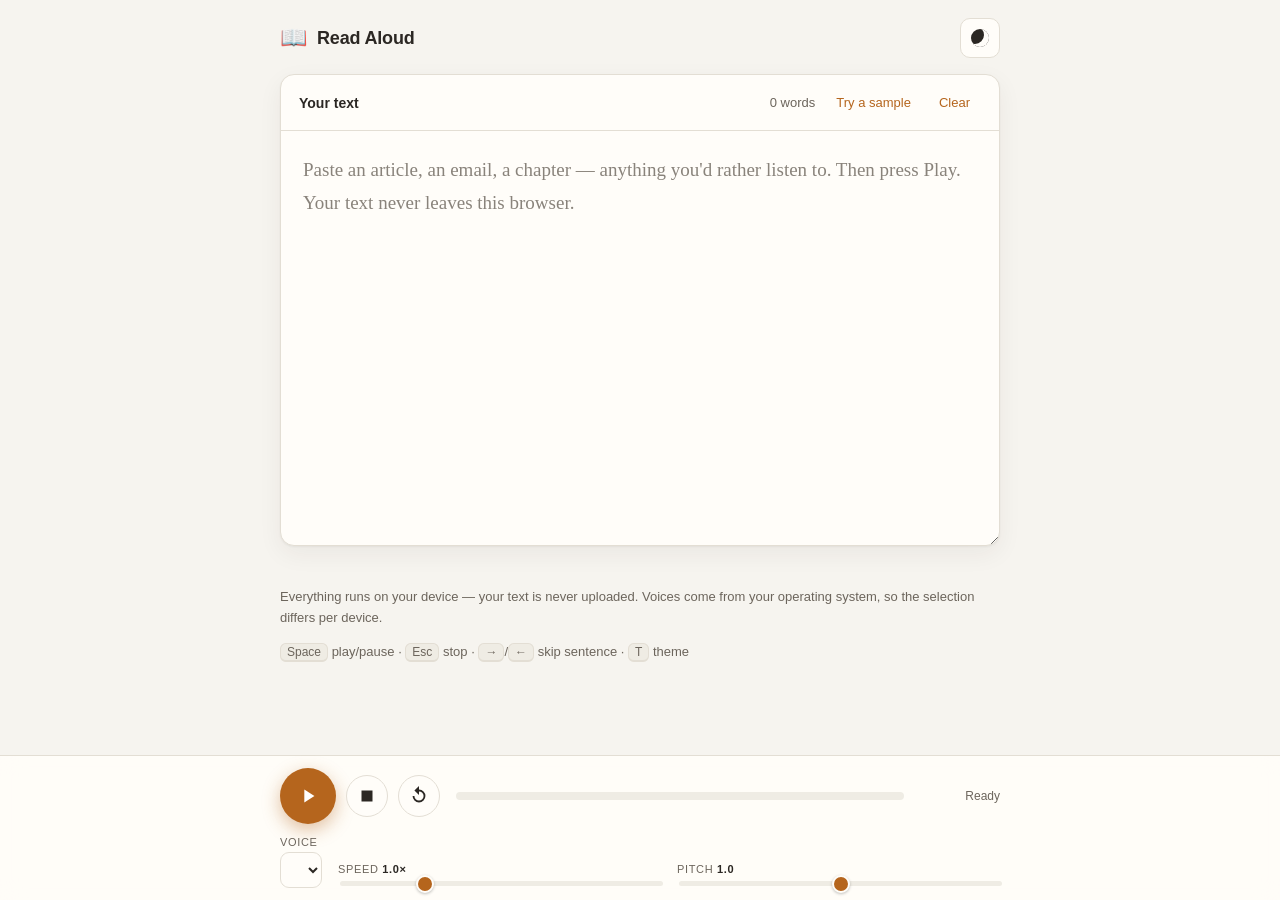
<file: read-aloud/index.html>
<!doctype html>
<html lang="en" data-theme="day">
<head>
<meta charset="utf-8">
<meta name="viewport" content="width=device-width, initial-scale=1, viewport-fit=cover">
<title>Read Aloud — paste text, press play, listen</title>
<meta name="description" content="A free, private read-aloud tool. Paste any text and have it read to you with natural voices, adjustable speed, and word-by-word highlighting. Nothing leaves your browser.">
<link rel="canonical" href="https://readaloud.app/">
<meta property="og:title" content="Read Aloud — paste text, press play, listen">
<meta property="og:description" content="A free, private read-aloud tool. Paste any text and listen — natural voices, adjustable speed, word highlighting. Nothing leaves your browser.">
<meta property="og:url" content="https://readaloud.app/">
<meta property="og:type" content="website">
<meta property="og:image" content="https://readaloud.app/og.jpg">
<meta property="og:image:width" content="1200">
<meta property="og:image:height" content="630">
<meta name="twitter:card" content="summary_large_image">
<meta name="twitter:title" content="Read Aloud — paste text, press play, listen">
<meta name="twitter:description" content="A free, private read-aloud tool. Natural voices, adjustable speed, word highlighting. Nothing leaves your browser.">
<meta name="twitter:image" content="https://readaloud.app/og.jpg">
<meta name="theme-color" content="#f6f4ef">
<link rel="icon" href="data:image/svg+xml,%3Csvg xmlns='http://www.w3.org/2000/svg' viewBox='0 0 100 100'%3E%3Ctext y='.9em' font-size='90'%3E📖%3C/text%3E%3C/svg%3E">
<script type="application/ld+json">
{
  "@context": "https://schema.org",
  "@type": "WebApplication",
  "name": "Read Aloud",
  "url": "https://readaloud.app/",
  "description": "A free, private web app that reads any text aloud using your browser's built-in voices. Paste text, choose a voice, adjust the speed, and follow along with word-by-word highlighting. Everything runs locally — no text is ever uploaded.",
  "applicationCategory": "UtilitiesApplication",
  "operatingSystem": "Any",
  "browserRequirements": "Requires JavaScript and a browser with the Web Speech API",
  "offers": { "@type": "Offer", "price": "0", "priceCurrency": "USD" },
  "featureList": "Text-to-speech for any pasted text, natural system voices, adjustable speed and pitch, word-by-word highlighting, click-to-start-from-any-word, pause and resume, sentence skip, sleep-safe local-only processing, light and dark themes, keyboard shortcuts, settings remembered between visits"
}
</script>
<link rel="stylesheet" href="style.css">
</head>
<body>
<a class="skip-link" href="#editor">Skip to text</a>

<header class="topbar">
  <div class="brand">
    <span class="brand-mark" aria-hidden="true">📖</span>
    <span class="brand-name">Read Aloud</span>
  </div>
  <div class="topbar-actions">
    <button id="theme-btn" class="icon-btn" type="button" aria-label="Toggle light and dark theme" title="Theme (T)">
      <span class="theme-icon"></span>
    </button>
  </div>
</header>

<main class="wrap">
  <!-- Unsupported-browser notice -->
  <div id="unsupported" class="notice" hidden>
    <strong>Your browser can’t speak yet.</strong>
    Read Aloud needs the Web Speech API. Try the latest Chrome, Edge, or Safari.
  </div>

  <section class="editor-card">
    <div class="editor-head">
      <label for="editor" class="editor-label">Your text</label>
      <div class="editor-meta">
        <span id="counts" aria-live="polite">0 words</span>
        <button id="sample-btn" class="ghost-btn" type="button">Try a sample</button>
        <button id="clear-btn" class="ghost-btn" type="button">Clear</button>
      </div>
    </div>

    <div class="editor-stack">
      <!-- Editable input -->
      <textarea id="editor" class="editor" spellcheck="true"
        placeholder="Paste an article, an email, a chapter — anything you'd rather listen to. Then press Play. Your text never leaves this browser."></textarea>

      <!-- Read-along overlay (shown while speaking) -->
      <div id="reader" class="reader" hidden aria-hidden="true"></div>
    </div>
  </section>
</main>

<!-- Sticky transport / controls -->
<div class="dock">
  <div class="dock-inner">
    <div class="transport">
      <button id="play-btn" class="play-btn" type="button" aria-label="Play" title="Play / Pause (Space)">
        <svg class="ico ico-play" viewBox="0 0 24 24" aria-hidden="true"><path d="M8 5v14l11-7z"/></svg>
        <svg class="ico ico-pause" viewBox="0 0 24 24" aria-hidden="true"><path d="M6 5h4v14H6zM14 5h4v14h-4z"/></svg>
      </button>
      <button id="stop-btn" class="round-btn" type="button" aria-label="Stop" title="Stop (Esc)">
        <svg class="ico" viewBox="0 0 24 24" aria-hidden="true"><path d="M6 6h12v12H6z"/></svg>
      </button>
      <button id="restart-btn" class="round-btn" type="button" aria-label="Restart from beginning" title="Restart (0)">
        <svg class="ico" viewBox="0 0 24 24" aria-hidden="true"><path d="M12 5V1L7 6l5 5V7a5 5 0 1 1-5 5H5a7 7 0 1 0 7-7z"/></svg>
      </button>
    </div>

    <div class="progress-wrap" title="Reading progress">
      <div id="progress" class="progress"><span id="progress-bar" class="progress-bar"></span></div>
      <span id="progress-label" class="progress-label">Ready</span>
    </div>

    <div class="dock-settings">
      <label class="field">
        <span class="field-label">Voice</span>
        <select id="voice" class="select"></select>
      </label>
      <label class="field field-slider">
        <span class="field-label">Speed <b id="rate-val">1.0×</b></span>
        <input id="rate" class="slider" type="range" min="0.5" max="2.5" step="0.1" value="1">
      </label>
      <label class="field field-slider">
        <span class="field-label">Pitch <b id="pitch-val">1.0</b></span>
        <input id="pitch" class="slider" type="range" min="0" max="2" step="0.1" value="1">
      </label>
    </div>
  </div>
</div>

<footer class="foot">
  <p class="foot-note">
    Everything runs on your device — your text is never uploaded.
    Voices come from your operating system, so the selection differs per device.
  </p>
  <p class="foot-keys">
    <kbd>Space</kbd> play/pause · <kbd>Esc</kbd> stop · <kbd>→</kbd>/<kbd>←</kbd> skip sentence · <kbd>T</kbd> theme
  </p>
</footer>

<script src="app.js"></script>
</body>
</html>
</file>
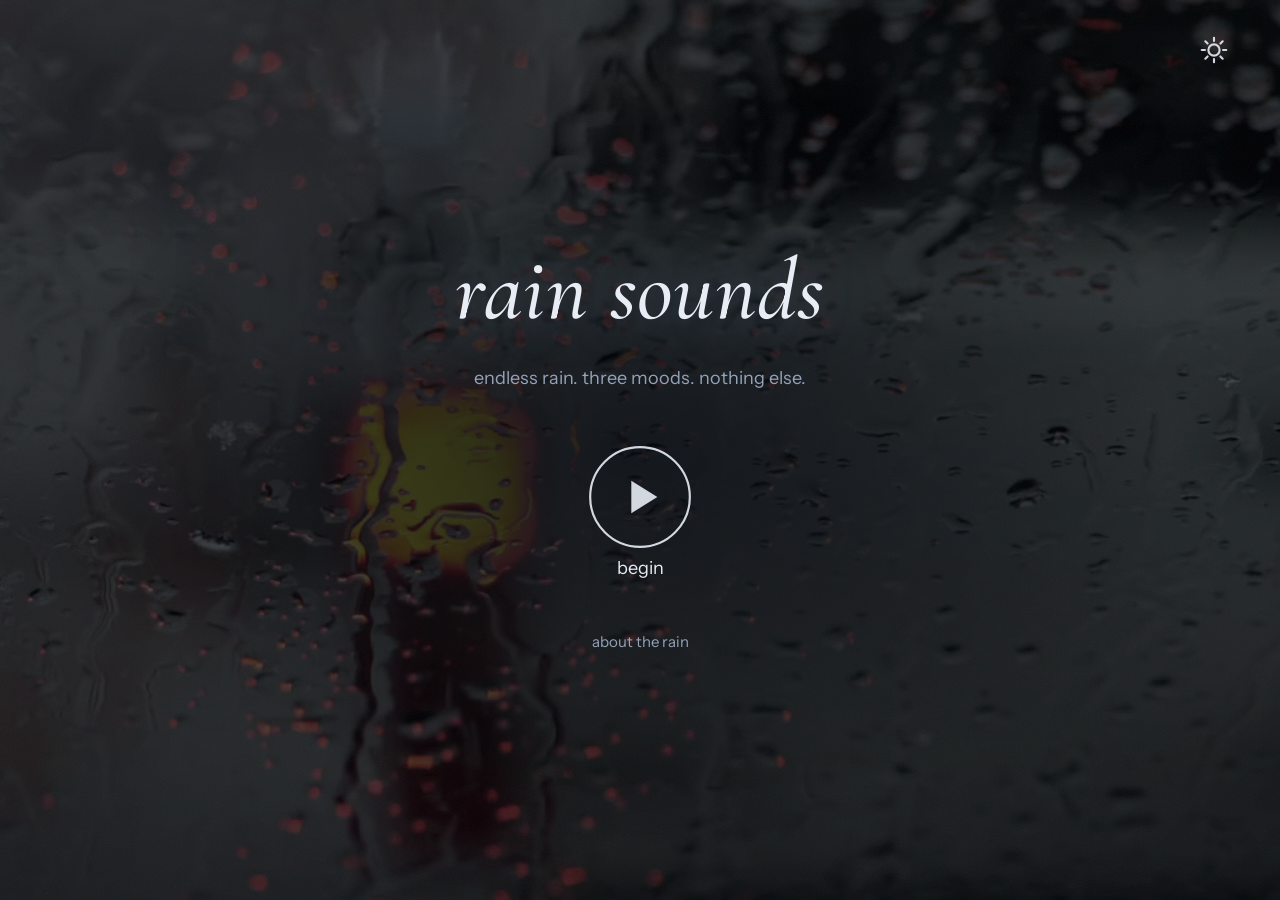
<file: site/index.html>
<!doctype html>
<html lang="en" data-theme="night">
<head>
<meta charset="utf-8">
<meta name="viewport" content="width=device-width, initial-scale=1, viewport-fit=cover">
<title>rain sounds — endless rain for sleep &amp; focus</title>
<link rel="canonical" href="https://rainsound.io/">
<meta property="og:title" content="rain sounds — endless rain for sleep &amp; focus">
<meta property="og:description" content="Free, endless, gapless rain. Three moods — drizzle, downpour, tent — a sleep timer, and nothing else. Press begin and stay a while.">
<meta property="og:url" content="https://rainsound.io/">
<meta property="og:type" content="website">
<meta property="og:image" content="https://rainsound.io/og.jpg">
<meta property="og:image:width" content="1200">
<meta property="og:image:height" content="630">
<meta name="twitter:card" content="summary_large_image">
<meta name="twitter:title" content="rain sounds — endless rain for sleep &amp; focus">
<meta name="twitter:description" content="Free, endless, gapless rain. Three moods, a sleep timer, and nothing else.">
<meta name="twitter:image" content="https://rainsound.io/og.jpg">
<script type="application/ld+json">
{
  "@context": "https://schema.org",
  "@type": "WebApplication",
  "name": "rain sounds",
  "url": "https://rainsound.io/",
  "description": "A free web app that plays continuous, seamlessly looping rain for sleep and focus. Three moods (drizzle, downpour, tent), a sleep timer with a slow fade-out, night and day themes, and gapless audio that runs until you stop it.",
  "applicationCategory": "LifestyleApplication",
  "operatingSystem": "Any",
  "browserRequirements": "Requires JavaScript and a modern browser",
  "offers": { "@type": "Offer", "price": "0", "priceCurrency": "USD" },
  "featureList": "Endless gapless rain loops, three rain moods, 2-second crossfade switching, sleep timer (15/30/60 minutes) with slow fade-out, volume control, keyboard shortcuts, lock-screen media controls, night and day themes, optional keep-screen-awake mode"
}
</script>
<!-- Google tag (gtag.js) -->
<script async src="https://www.googletagmanager.com/gtag/js?id=G-R0WG1FMRF6"></script>
<script>
  window.dataLayer = window.dataLayer || [];
  function gtag(){dataLayer.push(arguments);}
  gtag('js', new Date());

  gtag('config', 'G-R0WG1FMRF6');
</script>
<meta name="description" content="Endless rain. Three moods. Nothing else. Press begin and stay a while.">
<meta name="google-site-verification" content="pO0JWJTfZUCn_9qJ_wSiUfQq99MrpOk1Ene9CRIOT8I">
<meta name="theme-color" content="#070b12">
<link rel="preconnect" href="https://fonts.googleapis.com">
<link rel="preconnect" href="https://fonts.gstatic.com" crossorigin>
<link href="https://fonts.googleapis.com/css2?family=Cormorant+Garamond:ital,wght@1,400;1,500&family=Instrument+Sans:wght@400;500&display=swap" rel="stylesheet">
<link rel="stylesheet" href="style.css">
<link rel="icon" href="data:image/svg+xml,%3Csvg xmlns='http://www.w3.org/2000/svg' viewBox='0 0 32 32'%3E%3Cpath d='M16 4C16 4 7 15.5 7 21a9 9 0 0 0 18 0C25 15.5 16 4 16 4Z' fill='%238fa8c8'/%3E%3C/svg%3E">
</head>
<body>

<video id="bgvideo" class="bgvideo" muted loop playsinline preload="none" aria-hidden="true">
  <source src="video_rain.webm" type="video/webm">
  <source src="video_rain.mp4" type="video/mp4">
</video>
<canvas id="rain" aria-hidden="true"></canvas>
<div class="vignette" aria-hidden="true"></div>
<div class="grain" aria-hidden="true"></div>

<!-- Theme switch lives outside the controls so it's reachable from the intro too -->
<button class="ctl theme theme-corner" id="theme" aria-label="Switch to day">
  <svg class="ic-sun" viewBox="0 0 24 24" aria-hidden="true"><circle cx="12" cy="12" r="4.2" fill="none" stroke="currentColor" stroke-width="1.6"/><path d="M12 2.8v2.4M12 18.8v2.4M2.8 12h2.4M18.8 12h2.4M5.5 5.5l1.7 1.7M16.8 16.8l1.7 1.7M18.5 5.5l-1.7 1.7M7.2 16.8l-1.7 1.7" stroke="currentColor" stroke-width="1.6" stroke-linecap="round"/></svg>
  <svg class="ic-moon" viewBox="0 0 24 24" aria-hidden="true"><path d="M20 14.5A8.5 8.5 0 0 1 9.5 4a8.5 8.5 0 1 0 10.5 10.5z" fill="none" stroke="currentColor" stroke-width="1.6" stroke-linejoin="round"/></svg>
</button>

<!-- Intro: the first tap is the ritual (autoplay is blocked anyway) -->
<div class="intro" id="intro">
  <h1 class="wordmark">rain sounds</h1>
  <p class="tagline">endless rain. three moods. nothing else.</p>
  <button class="begin" id="begin">
    <svg viewBox="0 0 48 48" aria-hidden="true"><circle cx="24" cy="24" r="23" fill="none" stroke="currentColor" stroke-width="1"/><path d="M20 16.5v15l12-7.5z" fill="currentColor"/></svg>
    <span>begin</span>
  </button>
  <p class="intro-note" id="intro-note" hidden></p>
  <button class="about-link" id="about-open">about the rain</button>
</div>

<!-- About: always in the DOM so crawlers and answer engines can read it -->
<section class="about" id="about" hidden aria-label="About rain sounds">
  <div class="about-inner">
    <button class="about-close" id="about-close" aria-label="Close">&times;</button>

    <h2>endless rain, for sleep and focus</h2>
    <p>rain sounds is a free web app that plays continuous, seamlessly looping
    rain. Pick one of three moods, press begin, and it rains until you stop it.
    The loops are gapless, so the rain never stutters, restarts, or clicks.</p>

    <h3>the three moods</h3>
    <p><strong>drizzle</strong> is a light, sparse patter, barely there.
    <strong>downpour</strong> is heavy, steady rain all around you.
    <strong>tent</strong> is rain drumming on canvas with thunder far away.
    Switching moods crossfades the sound over two seconds while the visual
    rain changes density to match, like the weather itself turning.</p>

    <h3>why rain helps you sleep and concentrate</h3>
    <p>Steady rain is a natural broadband sound. It masks the sudden noises,
    such as traffic, doors, and voices, that wake you at night or break your
    concentration. The research on continuous background sound is
    encouraging: a 2017 study in <em>Frontiers in Neurology</em> found that
    broadband sound cut the time healthy sleepers took to fall asleep by
    roughly 38% in a model of transient insomnia
    (<a href="https://doi.org/10.3389/fneur.2017.00718" rel="noopener">Messineo
    et&nbsp;al., 2017</a>). An earlier study in the <em>Journal of Theoretical
    Biology</em> reported that steady pink-noise-like sound produced more
    stable brain activity and more consolidated sleep
    (<a href="https://doi.org/10.1016/j.jtbi.2012.03.007" rel="noopener">Zhou
    et&nbsp;al., 2012</a>). Rain belongs to this family of smooth,
    unpredictable-yet-even sounds, which is why so many people fall asleep
    to it.</p>

    <h3>common questions</h3>
    <p><strong>Is it free?</strong> Yes, completely. No account, no ads,
    nothing to install.</p>
    <p><strong>Does it really loop forever?</strong> Yes. The audio plays as
    a gapless loop until you pause it or the sleep timer fades it out.</p>
    <p><strong>Can I fall asleep to it?</strong> That is what the timer is
    for: choose 15, 30, or 60 minutes and the rain fades out slowly over a
    final minute, gently enough not to wake you.</p>
    <p><strong>Does it keep playing when my phone locks?</strong> Yes, the
    audio continues with the screen off, and play controls appear on your
    lock screen. There is also an optional keep-screen-awake mode if you
    want the visuals running.</p>
    <p><strong>What am I looking at?</strong> Real rain filmed through a
    window, with generated rainfall layered over it, in a night theme and an
    overcast day theme.</p>
  </div>
</section>

<!-- Controls: fade away when you stop moving -->
<header class="brand" id="brand" hidden>
  <span class="brand-mark">rain sounds</span>
</header>

<footer class="controls" id="controls" hidden>
  <div class="controls-row">
    <button class="ctl play" id="play" aria-label="Pause" aria-keyshortcuts="Space">
      <svg class="ic-pause" viewBox="0 0 24 24" aria-hidden="true"><path d="M8 5.5h2.6v13H8zM13.4 5.5H16v13h-2.6z" fill="currentColor"/></svg>
      <svg class="ic-play" viewBox="0 0 24 24" aria-hidden="true"><path d="M8.5 5.5v13l10-6.5z" fill="currentColor"/></svg>
    </button>

    <nav class="moods" aria-label="Rain mood">
      <button class="mood" data-mood="drizzle" aria-keyshortcuts="1">drizzle</button>
      <button class="mood" data-mood="downpour" aria-keyshortcuts="2">downpour</button>
      <button class="mood" data-mood="tent" aria-keyshortcuts="3">tent</button>
    </nav>

    <div class="right">
      <label class="volume">
        <svg viewBox="0 0 24 24" aria-hidden="true"><path d="M4 9.5v5h3.5L12 18.5v-13L7.5 9.5H4z" fill="currentColor"/><path d="M15 9a4.2 4.2 0 0 1 0 6" fill="none" stroke="currentColor" stroke-width="1.6" stroke-linecap="round"/></svg>
        <input type="range" id="volume" min="0" max="100" step="1" value="80" aria-label="Volume">
      </label>
      <button class="ctl timer" id="timer" aria-label="Sleep timer">timer</button>
      <button class="ctl" id="about-open-2" aria-label="About rain sounds">about</button>
      <button class="ctl wake" id="wake" aria-label="Keep screen awake" aria-pressed="false" hidden>
        <svg viewBox="0 0 24 24" aria-hidden="true"><rect x="3.2" y="4.8" width="17.6" height="11.4" rx="1.6" fill="none" stroke="currentColor" stroke-width="1.6"/><path d="M9 19.4h6" stroke="currentColor" stroke-width="1.6" stroke-linecap="round"/><circle cx="12" cy="10.5" r="2.2" fill="currentColor"/></svg>
      </button>
    </div>
  </div>
  <p class="mood-desc" id="mood-desc"></p>
</footer>

<noscript><p class="noscript">rain sounds needs JavaScript to make it rain.</p></noscript>

<script src="app.js"></script>
</body>
</html>
</file>
<file: read-aloud/style.css>
/* Read Aloud — a calm, reading-first text-to-speech app.
   Two themes (day / night), one accent, no framework. */

:root {
  --accent: #b5651d;         /* warm ink-orange */
  --accent-soft: #e9c9a8;
  --highlight: #ffe08a;      /* spoken-word marker */
  --highlight-ink: #3a2c14;

  --bg: #f6f4ef;
  --bg-card: #fffdf9;
  --bg-sunk: #efece4;
  --ink: #2b2723;
  --ink-soft: #6c655c;
  --line: #e3ded4;
  --shadow: 0 1px 2px rgba(43, 39, 35, .05), 0 8px 24px rgba(43, 39, 35, .06);

  --dock-h: 116px;
  --radius: 14px;
  --maxw: 760px;
  --font: -apple-system, BlinkMacSystemFont, "Segoe UI", Roboto, Helvetica, Arial, sans-serif;
  --read-font: Georgia, "Iowan Old Style", "Times New Roman", serif;
}

html[data-theme="night"] {
  --accent: #e8a765;
  --accent-soft: #4a3a28;
  --highlight: #7a5a1c;
  --highlight-ink: #fff4dc;

  --bg: #16130f;
  --bg-card: #201c17;
  --bg-sunk: #1a1712;
  --ink: #ece6dc;
  --ink-soft: #a49b8c;
  --line: #322c24;
  --shadow: 0 1px 2px rgba(0, 0, 0, .3), 0 10px 30px rgba(0, 0, 0, .35);
}

* { box-sizing: border-box; }

html, body { height: 100%; }

body {
  margin: 0;
  font-family: var(--font);
  background: var(--bg);
  color: var(--ink);
  -webkit-font-smoothing: antialiased;
  text-rendering: optimizeLegibility;
  padding-bottom: calc(var(--dock-h) + env(safe-area-inset-bottom));
  transition: background .3s ease, color .3s ease;
}

.skip-link {
  position: absolute;
  left: -999px;
  top: 8px;
  background: var(--accent);
  color: #fff;
  padding: 8px 14px;
  border-radius: 8px;
  z-index: 50;
}
.skip-link:focus { left: 12px; }

/* ---------- Top bar ---------- */
.topbar {
  display: flex;
  align-items: center;
  justify-content: space-between;
  gap: 12px;
  max-width: var(--maxw);
  margin: 0 auto;
  padding: 18px 20px 8px;
}
.brand { display: flex; align-items: center; gap: 10px; }
.brand-mark { font-size: 22px; }
.brand-name {
  font-weight: 650;
  font-size: 18px;
  letter-spacing: -.01em;
}
.topbar-actions { display: flex; gap: 8px; }

.icon-btn {
  width: 40px; height: 40px;
  display: grid; place-items: center;
  border: 1px solid var(--line);
  background: var(--bg-card);
  color: var(--ink);
  border-radius: 10px;
  cursor: pointer;
  transition: border-color .2s, transform .1s;
}
.icon-btn:hover { border-color: var(--accent); }
.icon-btn:active { transform: scale(.94); }

.theme-icon { width: 18px; height: 18px; display: block; position: relative; }
.theme-icon::before {
  content: "";
  position: absolute; inset: 0;
  border-radius: 50%;
  background: var(--ink);
}
html[data-theme="day"] .theme-icon::before {
  /* moon: switch to night */
  box-shadow: inset -5px -3px 0 0 var(--bg-card);
}
html[data-theme="night"] .theme-icon::before {
  /* sun */
  background: none;
  border: 2px solid var(--ink);
  box-shadow:
    0 -8px 0 -6px var(--ink), 0 8px 0 -6px var(--ink),
    -8px 0 0 -6px var(--ink), 8px 0 0 -6px var(--ink);
}

/* ---------- Main / editor ---------- */
.wrap {
  max-width: var(--maxw);
  margin: 0 auto;
  padding: 8px 20px 20px;
}

.notice {
  background: var(--bg-card);
  border: 1px solid var(--line);
  border-left: 4px solid var(--accent);
  border-radius: 10px;
  padding: 14px 16px;
  margin-bottom: 16px;
  line-height: 1.5;
}

.editor-card {
  background: var(--bg-card);
  border: 1px solid var(--line);
  border-radius: var(--radius);
  box-shadow: var(--shadow);
  overflow: hidden;
}
.editor-head {
  display: flex;
  align-items: center;
  justify-content: space-between;
  gap: 12px;
  padding: 14px 18px;
  border-bottom: 1px solid var(--line);
  flex-wrap: wrap;
}
.editor-label { font-weight: 600; font-size: 14px; }
.editor-meta {
  display: flex; align-items: center; gap: 6px;
  color: var(--ink-soft); font-size: 13px;
}
#counts { margin-right: 4px; font-variant-numeric: tabular-nums; }

.ghost-btn {
  border: 1px solid transparent;
  background: transparent;
  color: var(--accent);
  font: inherit; font-size: 13px;
  padding: 5px 10px;
  border-radius: 8px;
  cursor: pointer;
}
.ghost-btn:hover { background: var(--bg-sunk); }

.editor-stack { position: relative; }

.editor, .reader {
  width: 100%;
  min-height: 46vh;
  padding: 22px;
  font-family: var(--read-font);
  font-size: 19px;
  line-height: 1.75;
  color: var(--ink);
}

.editor {
  border: 0;
  resize: vertical;
  background: transparent;
  display: block;
  outline: none;
}
.editor::placeholder { color: var(--ink-soft); opacity: .8; }

.reader {
  position: absolute;
  inset: 0;
  overflow-y: auto;
  white-space: pre-wrap;
  word-break: break-word;
  background: var(--bg-card);
}
.reader .word {
  border-radius: 4px;
  transition: background-color .08s linear;
  cursor: pointer;
  padding: 0 1px;
}
.reader .word:hover { background: var(--bg-sunk); }
.reader .word.spoken {
  background: var(--highlight);
  color: var(--highlight-ink);
}
.reader .sentence.active { /* subtle sentence framing */
  background: color-mix(in srgb, var(--highlight) 22%, transparent);
  border-radius: 6px;
}

/* ---------- Dock (controls) ---------- */
.dock {
  position: fixed;
  left: 0; right: 0; bottom: 0;
  background: color-mix(in srgb, var(--bg-card) 92%, transparent);
  backdrop-filter: saturate(1.4) blur(12px);
  border-top: 1px solid var(--line);
  padding-bottom: env(safe-area-inset-bottom);
  z-index: 20;
}
.dock-inner {
  max-width: var(--maxw);
  margin: 0 auto;
  padding: 12px 20px;
  display: grid;
  grid-template-columns: auto 1fr;
  grid-template-areas:
    "transport progress"
    "settings  settings";
  align-items: center;
  gap: 12px 16px;
}

.transport { grid-area: transport; display: flex; align-items: center; gap: 10px; }

.play-btn {
  width: 56px; height: 56px;
  border: 0; border-radius: 50%;
  background: var(--accent);
  color: #fff;
  cursor: pointer;
  display: grid; place-items: center;
  box-shadow: 0 6px 18px color-mix(in srgb, var(--accent) 40%, transparent);
  transition: transform .1s, filter .2s;
}
.play-btn:hover { filter: brightness(1.05); }
.play-btn:active { transform: scale(.93); }

.round-btn {
  width: 42px; height: 42px;
  border: 1px solid var(--line);
  border-radius: 50%;
  background: var(--bg-card);
  color: var(--ink);
  cursor: pointer;
  display: grid; place-items: center;
  transition: border-color .2s, transform .1s;
}
.round-btn:hover { border-color: var(--accent); }
.round-btn:active { transform: scale(.93); }
.round-btn:disabled, .play-btn:disabled { opacity: .4; cursor: not-allowed; }

.ico { width: 22px; height: 22px; fill: currentColor; }
.ico-pause { display: none; }
body.speaking:not(.paused) .ico-play { display: none; }
body.speaking:not(.paused) .ico-pause { display: block; }

.progress-wrap { grid-area: progress; display: flex; align-items: center; gap: 12px; }
.progress {
  flex: 1;
  height: 8px;
  background: var(--bg-sunk);
  border-radius: 99px;
  overflow: hidden;
}
.progress-bar {
  display: block;
  height: 100%;
  width: 0%;
  background: var(--accent);
  border-radius: 99px;
  transition: width .25s ease;
}
.progress-label {
  font-size: 12px;
  color: var(--ink-soft);
  min-width: 84px;
  text-align: right;
  font-variant-numeric: tabular-nums;
}

.dock-settings {
  grid-area: settings;
  display: flex;
  gap: 16px;
  align-items: end;
  flex-wrap: wrap;
}
.field { display: flex; flex-direction: column; gap: 4px; min-width: 0; }
.field-label {
  font-size: 11px;
  text-transform: uppercase;
  letter-spacing: .06em;
  color: var(--ink-soft);
}
.field-label b { color: var(--ink); font-variant-numeric: tabular-nums; }
.field-slider { flex: 1; min-width: 120px; }

.select {
  font: inherit; font-size: 14px;
  padding: 8px 10px;
  border: 1px solid var(--line);
  border-radius: 9px;
  background: var(--bg-card);
  color: var(--ink);
  max-width: 220px;
  cursor: pointer;
}

.slider {
  -webkit-appearance: none; appearance: none;
  width: 100%; height: 5px;
  border-radius: 99px;
  background: var(--bg-sunk);
  cursor: pointer;
}
.slider::-webkit-slider-thumb {
  -webkit-appearance: none; appearance: none;
  width: 18px; height: 18px;
  border-radius: 50%;
  background: var(--accent);
  border: 2px solid var(--bg-card);
  box-shadow: 0 1px 3px rgba(0,0,0,.25);
}
.slider::-moz-range-thumb {
  width: 18px; height: 18px; border: 2px solid var(--bg-card);
  border-radius: 50%; background: var(--accent); box-shadow: 0 1px 3px rgba(0,0,0,.25);
}

/* ---------- Footer ---------- */
.foot {
  max-width: var(--maxw);
  margin: 0 auto;
  padding: 8px 20px 28px;
  color: var(--ink-soft);
  font-size: 13px;
  line-height: 1.6;
}
.foot-keys kbd {
  font-family: var(--font);
  font-size: 12px;
  background: var(--bg-sunk);
  border: 1px solid var(--line);
  border-bottom-width: 2px;
  border-radius: 6px;
  padding: 1px 6px;
}

:focus-visible {
  outline: 2px solid var(--accent);
  outline-offset: 2px;
  border-radius: 6px;
}

@media (max-width: 560px) {
  :root { --dock-h: 150px; }
  .editor, .reader { font-size: 18px; padding: 18px; min-height: 40vh; }
  .progress-label { min-width: 64px; }
  .select { max-width: 150px; }
}

@media (prefers-reduced-motion: reduce) {
  * { transition: none !important; }
}
</file>
<file: site/style.css>
/* rain sounds — a 2am rain-streaked window.
   Tokens first; every value is a step on a scale. */

:root {
  /* type scale (1.25) */
  --t-xs: 0.813rem;  /* 13px — captions only */
  --t-sm: 0.938rem;  /* 15px — controls */
  --t-md: 1.125rem;  /* 18px — body/tagline */
  --t-lg: 1.75rem;
  --t-display: clamp(3rem, 9vw, 5.5rem);
  /* space scale */
  --s-1: 0.5rem; --s-2: 1rem; --s-3: 1.5rem; --s-4: 2.5rem; --s-5: 4rem;
  --ease: cubic-bezier(0.25, 0.1, 0.25, 1);
  --fade: 800ms;

  /* night — the identity */
  --bg-0: #070b12;
  --bg-1: #0b1322;
  --ink: #e8edf5;
  --ink-soft: #93a3ba;
  --glow: #a8c4e6;
  --line: rgba(168, 196, 230, 0.22);
  --grain-op: 0.05;
}

[data-theme="day"] {
  /* overcast morning — a designed theme, not an inversion */
  --bg-0: #b6c2cf;
  --bg-1: #d4dce4;
  --ink: #1b2634;
  --ink-soft: #46566b;
  --glow: #33475f;
  --line: rgba(27, 38, 52, 0.25);
  --grain-op: 0.04;
}

* { margin: 0; padding: 0; box-sizing: border-box; }

[hidden] { display: none !important; }

html, body { height: 100%; }

body {
  font-family: "Instrument Sans", system-ui, sans-serif;
  font-size: var(--t-md);
  color: var(--ink);
  background: linear-gradient(to bottom, var(--bg-0), var(--bg-1));
  overflow: hidden;
  transition: background 1.2s var(--ease), color 1.2s var(--ease);
  -webkit-font-smoothing: antialiased;
}

body.hide-cursor { cursor: none; }

.bgvideo {
  position: fixed; inset: 0; width: 100%; height: 100%;
  object-fit: cover; opacity: 0;
  transition: opacity 2.5s var(--ease), filter 1.2s var(--ease);
  /* night grade: the daylight window becomes a 2am one */
  filter: brightness(0.38) saturate(0.7) contrast(1.05);
}
.bgvideo.on { opacity: 0.85; }
[data-theme="day"] .bgvideo { filter: brightness(1.02) saturate(0.85); }
[data-theme="day"] .bgvideo.on { opacity: 0.9; }

canvas#rain { position: fixed; inset: 0; width: 100%; height: 100%; display: block; }

.vignette {
  position: fixed; inset: 0; pointer-events: none;
  background: radial-gradient(ellipse 120% 90% at 50% 40%, transparent 55%, rgba(0,0,0,0.35));
}
[data-theme="day"] .vignette {
  background: radial-gradient(ellipse 120% 90% at 50% 40%, transparent 60%, rgba(27,38,52,0.18));
}

/* film grain: tiled SVG noise, faint */
.grain {
  position: fixed; inset: -50%; width: 200%; height: 200%;
  pointer-events: none; opacity: var(--grain-op);
  background-image: url("data:image/svg+xml,%3Csvg xmlns='http://www.w3.org/2000/svg' width='240' height='240'%3E%3Cfilter id='n'%3E%3CfeTurbulence type='fractalNoise' baseFrequency='0.85' numOctaves='2'/%3E%3C/filter%3E%3Crect width='240' height='240' filter='url(%23n)'/%3E%3C/svg%3E");
  animation: grain-shift 900ms steps(3) infinite;
}
@keyframes grain-shift {
  0% { transform: translate(0, 0); }
  33% { transform: translate(-2%, 1%); }
  66% { transform: translate(1%, -2%); }
  100% { transform: translate(0, 0); }
}

/* ---------- intro ---------- */

.intro {
  position: fixed; inset: 0; z-index: 3;
  display: flex; flex-direction: column; align-items: center; justify-content: center;
  gap: var(--s-3); text-align: center; padding: var(--s-3);
  transition: opacity 1.4s var(--ease), visibility 1.4s;
  /* soft pool of ground color so the words hold against the live footage */
  background: radial-gradient(ellipse 62% 55% at 50% 50%,
    color-mix(in srgb, var(--bg-0) 62%, transparent), transparent 72%);
}
.intro.gone { opacity: 0; visibility: hidden; pointer-events: none; }

.wordmark {
  font-family: "Cormorant Garamond", serif;
  font-style: italic; font-weight: 500;
  font-size: var(--t-display);
  letter-spacing: 0.01em;
  text-shadow: 0 0 60px color-mix(in srgb, var(--glow) 35%, transparent);
}

.tagline { color: var(--ink-soft); font-size: var(--t-md); }

.begin {
  margin-top: var(--s-2);
  display: flex; flex-direction: column; align-items: center; gap: var(--s-1);
  background: none; border: none; color: var(--ink);
  font: inherit; font-size: var(--t-sm);
  cursor: pointer; padding: var(--s-2);
  transition: transform 300ms var(--ease), color 300ms;
}
.begin { font-size: var(--t-md); }
.begin svg { width: 104px; height: 104px; opacity: 0.9; transition: opacity 300ms; }
.begin:hover { transform: scale(1.05); }
.begin:hover svg { opacity: 1; }
.begin:focus-visible, .ctl:focus-visible, .mood:focus-visible, input:focus-visible {
  outline: 1px solid var(--glow); outline-offset: 4px; border-radius: 2px;
}

.intro-note { color: var(--ink-soft); font-size: var(--t-sm); max-width: 34ch; }

.about-link {
  background: none; border: none; cursor: pointer;
  font: inherit; font-size: var(--t-sm); color: var(--ink-soft);
  min-height: 44px; padding: 0 var(--s-2);
  transition: color 300ms;
}
.about-link:hover { color: var(--ink); }

/* ---------- about panel ---------- */

.about {
  position: fixed; inset: 0; z-index: 5;
  overflow-y: auto;
  background: color-mix(in srgb, var(--bg-0) 88%, transparent);
  backdrop-filter: blur(14px);
  -webkit-backdrop-filter: blur(14px);
}
.about-inner {
  max-width: 60ch; margin: 0 auto;
  padding: var(--s-5) var(--s-3) var(--s-5);
  position: relative;
}
.about h2 {
  font-family: "Cormorant Garamond", serif; font-style: italic; font-weight: 500;
  font-size: var(--t-lg); margin-bottom: var(--s-3);
}
.about h3 {
  font-family: "Cormorant Garamond", serif; font-style: italic; font-weight: 500;
  font-size: 1.35rem; margin: var(--s-4) 0 var(--s-2);
}
.about p { line-height: 1.65; margin-bottom: var(--s-2); color: var(--ink); }
.about strong { font-weight: 500; }
.about a { color: var(--glow); text-underline-offset: 3px; }
.about-close {
  position: sticky; top: var(--s-2); float: right;
  min-width: 44px; min-height: 44px;
  background: none; border: none; cursor: pointer;
  color: var(--ink); font-size: 1.6rem; line-height: 1;
}

/* ---------- persistent chrome ---------- */

.brand {
  position: fixed; top: var(--s-3); left: var(--s-4); z-index: 2;
  transition: opacity var(--fade) var(--ease);
}
.brand-mark {
  font-family: "Cormorant Garamond", serif; font-style: italic;
  font-size: var(--t-lg); color: var(--ink);
  text-shadow: 0 1px 14px rgba(4, 7, 12, 0.55);
}
[data-theme="day"] .brand-mark { text-shadow: 0 1px 14px rgba(224, 230, 236, 0.85); }

.controls {
  position: fixed; left: 0; right: 0; bottom: 0; z-index: 2;
  display: flex; flex-direction: column; align-items: center; gap: var(--s-1);
  padding: var(--s-4) var(--s-3) calc(var(--s-3) + env(safe-area-inset-bottom));
  transition: opacity var(--fade) var(--ease);
  /* scrim so controls stay readable over live video */
  background: linear-gradient(to top, rgba(4, 7, 12, 0.72), transparent);
}
[data-theme="day"] .controls {
  background: linear-gradient(to top, rgba(212, 220, 228, 0.95) 40%, transparent);
}

body.idle .controls, body.idle .brand { opacity: 0; pointer-events: none; }

.controls-row {
  display: flex; align-items: center; gap: var(--s-3);
  flex-wrap: wrap; justify-content: center;
}

.ctl {
  min-width: 52px; min-height: 52px;
  display: inline-flex; align-items: center; justify-content: center;
  background: none; border: none; color: var(--ink);
  font: inherit; font-size: var(--t-md); cursor: pointer;
  opacity: 0.9; transition: opacity 200ms, transform 200ms var(--ease);
}
.ctl:hover { opacity: 1; transform: translateY(-1px); }
.ctl svg { width: 32px; height: 32px; }

.play {
  min-width: 64px; min-height: 64px;
  border: 1px solid var(--line); border-radius: 50%;
}
.play svg { width: 30px; height: 30px; }

.play .ic-play { display: none; }
body.paused .play .ic-play { display: block; }
body.paused .play .ic-pause { display: none; }

.moods { display: flex; gap: var(--s-2); }
.mood {
  min-height: 52px; padding: 0 var(--s-2);
  background: none; border: none; cursor: pointer;
  font: inherit; font-size: var(--t-md);
  color: var(--ink-soft);
  transition: color 400ms, text-shadow 400ms;
}
.mood:hover { color: var(--ink); }
.mood.active {
  color: var(--ink);
  text-shadow: 0 0 18px color-mix(in srgb, var(--glow) 60%, transparent);
}

.right { display: flex; align-items: center; gap: var(--s-2); }

.volume { display: inline-flex; align-items: center; gap: var(--s-1); color: var(--ink-soft); }
.volume svg { width: 24px; height: 24px; flex: none; }
input[type="range"] {
  appearance: none; -webkit-appearance: none;
  width: 140px; height: 52px; background: transparent; cursor: pointer;
}
input[type="range"]::-webkit-slider-runnable-track {
  height: 2px; background: var(--line); border-radius: 1px;
}
input[type="range"]::-webkit-slider-thumb {
  -webkit-appearance: none; appearance: none;
  width: 16px; height: 16px; border-radius: 50%;
  background: var(--ink); margin-top: -7px;
  transition: transform 150ms var(--ease);
}
input[type="range"]:hover::-webkit-slider-thumb { transform: scale(1.25); }
input[type="range"]::-moz-range-track { height: 2px; background: var(--line); }
input[type="range"]::-moz-range-thumb {
  width: 16px; height: 16px; border: none; border-radius: 50%; background: var(--ink);
}

.timer.armed { color: var(--glow); opacity: 1; }

.wake[aria-pressed="true"] {
  color: var(--glow); opacity: 1;
  text-shadow: 0 0 18px color-mix(in srgb, var(--glow) 60%, transparent);
}

.theme-corner {
  position: fixed; top: var(--s-3); right: var(--s-4); z-index: 4;
  transition: opacity var(--fade) var(--ease);
}
body.idle .theme-corner { opacity: 0; pointer-events: none; }

.theme .ic-moon { display: none; }
[data-theme="day"] .theme .ic-moon { display: block; }
[data-theme="day"] .theme .ic-sun { display: none; }

.mood-desc {
  color: var(--ink-soft); font-size: var(--t-md);
  min-height: 1.4em; text-align: center;
  transition: opacity 600ms var(--ease);
}
.mood-desc.swap { opacity: 0; }

.noscript {
  position: fixed; inset: 0; display: grid; place-items: center;
  font-size: var(--t-md); color: var(--ink);
}

@media (max-width: 640px) {
  .brand { left: var(--s-3); }
  .theme-corner { right: var(--s-3); }
  .controls-row { gap: var(--s-2); }
  input[type="range"] { width: 72px; }
}

@media (prefers-reduced-motion: reduce) {
  .grain { animation: none; }
  .begin:hover { transform: none; }
}
</file>
